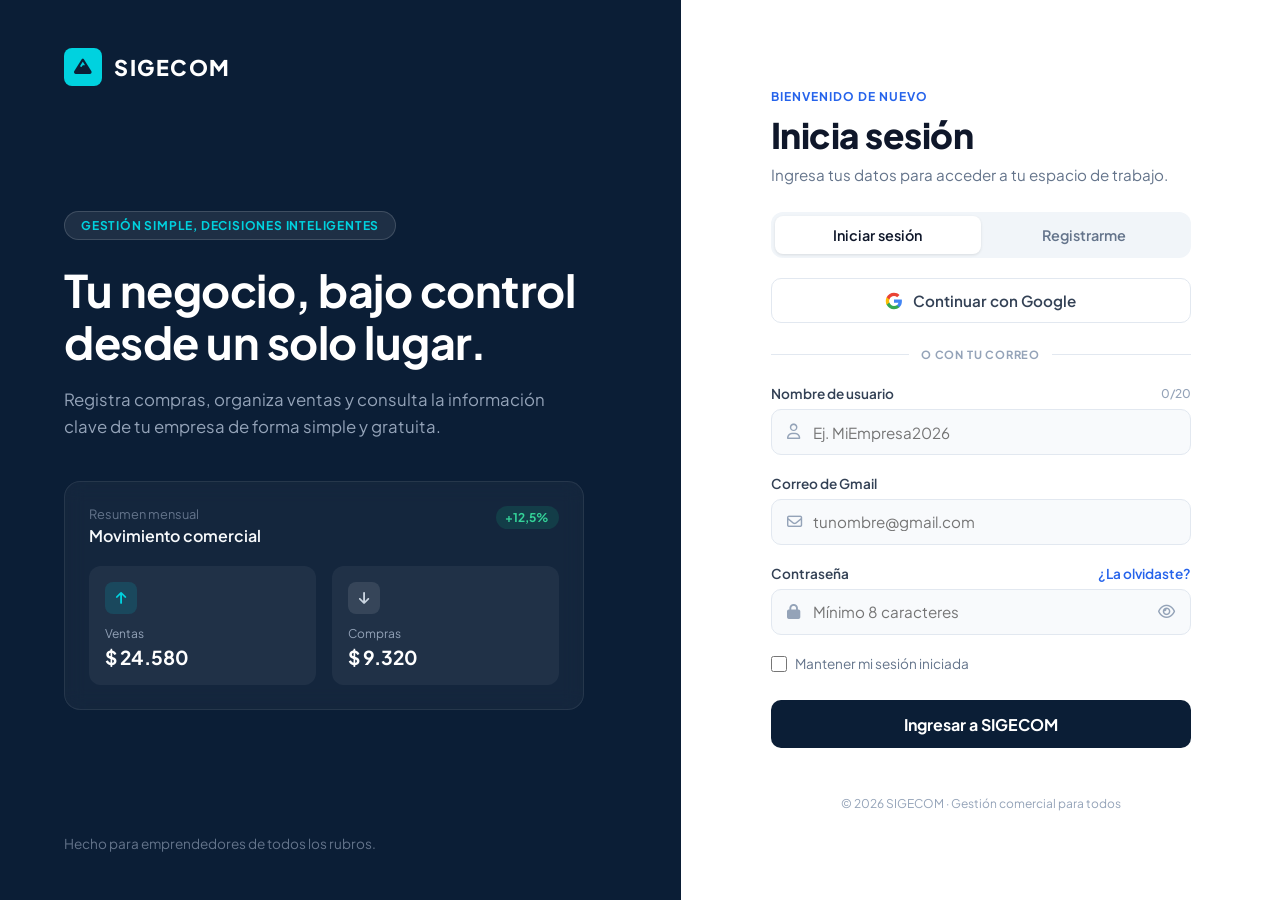
<file: index.html>
<!DOCTYPE html>
<html lang="es">
<head>
  <meta charset="UTF-8">
  <meta name="viewport" content="width=device-width, initial-scale=1.0">
  <title>SIGECOM - Gestión Comercial</title>
  <link rel="preconnect" href="https://fonts.googleapis.com">
  <link rel="preconnect" href="https://fonts.gstatic.com" crossorigin>
  <link href="https://fonts.googleapis.com/css2?family=Plus+Jakarta+Sans:wght@400;500;600;700;800&display=swap" rel="stylesheet">
  <link rel="stylesheet" href="https://cdnjs.cloudflare.com/ajax/libs/font-awesome/6.4.0/css/all.min.css">
  <link rel="stylesheet" href="styles.css">
</head>
<body>

  <div class="login-container">
    
    <!-- LADO IZQUIERDO: Branding & Resumen -->
    <section class="left-panel">
      <div class="brand">
        <div class="brand-icon">
          <i class="fa-solid fa-mountain"></i>
        </div>
        <span class="brand-title">SIGECOM</span>
      </div>

      <div class="hero-content">
        <div class="badge">GESTIÓN SIMPLE, DECISIONES INTELIGENTES</div>
        <h1 class="hero-title">Tu negocio, bajo control desde un solo lugar.</h1>
        <p class="hero-description">
          Registra compras, organiza ventas y consulta la información clave de tu empresa de forma simple y gratuita.
        </p>

        <div class="preview-card">
          <div class="card-header">
            <div>
              <span class="card-subtitle">Resumen mensual</span>
              <h3 class="card-title">Movimiento comercial</h3>
            </div>
            <span class="badge-percentage">+12,5%</span>
          </div>

          <div class="metrics-grid">
            <div class="metric-box">
              <div class="metric-icon icon-up">
                <i class="fa-solid fa-arrow-up"></i>
              </div>
              <span class="metric-label">Ventas</span>
              <span class="metric-value">$ 24.580</span>
            </div>

            <div class="metric-box">
              <div class="metric-icon icon-down">
                <i class="fa-solid fa-arrow-down"></i>
              </div>
              <span class="metric-label">Compras</span>
              <span class="metric-value">$ 9.320</span>
            </div>
          </div>
        </div>
      </div>

      <footer class="left-footer">
        Hecho para emprendedores de todos los rubros.
      </footer>
    </section>

    <!-- LADO DERECHO: Formulario Dinámico -->
    <section class="right-panel">
      <div class="form-wrapper">
        <span id="auth-subheading" class="subheading">BIENVENIDO DE NUEVO</span>
        <h2 id="auth-title" class="form-title">Inicia sesión</h2>
        <p id="auth-description" class="form-description">Ingresa tus datos para acceder a tu espacio de trabajo.</p>

        <!-- Toggle Tabs -->
        <div class="tab-switcher">
          <button id="btn-tab-login" class="tab-btn active" type="button">Iniciar sesión</button>
          <button id="btn-tab-register" class="tab-btn" type="button">Registrarme</button>
        </div>

        <!-- Botón Google -->
        <button class="btn-google" type="button">
          <svg class="google-icon" viewBox="0 0 24 24">
            <path fill="#4285F4" d="M22.56 12.25c0-.78-.07-1.53-.2-2.25H12v4.26h5.92c-.26 1.37-1.04 2.53-2.21 3.31v2.77h3.57c2.08-1.92 3.28-4.74 3.28-8.09z"/>
            <path fill="#34A853" d="M12 23c2.97 0 5.46-.98 7.28-2.66l-3.57-2.77c-.98.66-2.23 1.06-3.71 1.06-2.86 0-5.29-1.93-6.16-4.53H2.18v2.84C3.99 20.53 7.7 23 12 23z"/>
            <path fill="#FBBC05" d="M5.84 14.09c-.22-.66-.35-1.36-.35-2.09s.13-1.43.35-2.09V7.06H2.18C1.43 8.55 1 10.22 1 12s.43 3.45 1.18 4.94l2.85-2.22.81-.63z"/>
            <path fill="#EA4335" d="M12 5.38c1.62 0 3.06.56 4.21 1.64l3.15-3.15C17.45 2.09 14.97 1 12 1 7.7 1 3.99 3.47 2.18 7.06l3.66 2.84c.87-2.6 3.3-4.52 6.16-4.52z"/>
          </svg>
          Continuar con Google
        </button>

        <div class="divider">
          <span>O CON TU CORREO</span>
        </div>

        <!-- Formulario principal -->
        <form id="auth-form" class="login-form">

          <!-- Campo Nombre de usuario -->
          <div class="input-group" id="group-username">
            <div class="label-wrapper">
              <label for="username">Nombre de usuario</label>
              <span id="username-counter" class="char-counter">0/20</span>
            </div>
            <div class="input-wrapper">
              <i class="fa-regular fa-user input-icon"></i>
              <input type="text" id="username" placeholder="Ej. MiEmpresa2026" maxlength="20" required autocomplete="off">
            </div>
            <span id="username-helper" class="helper-text">Solo letras y números, sin espacios.</span>
          </div>

          <!-- Campo Correo -->
          <div class="input-group">
            <label for="email">Correo de Gmail</label>
            <div class="input-wrapper">
              <i class="fa-regular fa-envelope input-icon"></i>
              <input type="email" id="email" placeholder="tunombre@gmail.com" required>
            </div>
          </div>

          <!-- Campo Contraseña -->
          <div class="input-group">
            <div class="label-wrapper">
              <label for="password">Contraseña</label>
              <a href="#" id="forgot-link" class="forgot-link">¿La olvidaste?</a>
            </div>
            <div class="input-wrapper">
              <i class="fa-solid fa-lock input-icon"></i>
              <input type="password" id="password" placeholder="Mínimo 8 caracteres" required minlength="8">
              <i class="fa-regular fa-eye toggle-password" id="toggle-pwd"></i>
            </div>
            <span id="pwd-helper" class="helper-text" style="display: none;">Usa 8 caracteres o más para mayor seguridad.</span>
          </div>

          <!-- Campo Confirmar Contraseña (Solo Registro) -->
          <div class="input-group" id="group-confirm-password" style="display: none;">
            <label for="confirm-password">Confirmar contraseña</label>
            <div class="input-wrapper">
              <i class="fa-solid fa-lock input-icon"></i>
              <input type="password" id="confirm-password" placeholder="Repite tu contraseña">
            </div>
          </div>

          <!-- Checkbox dinámico -->
          <div class="checkbox-group">
            <input type="checkbox" id="terms-checkbox">
            <label for="terms-checkbox" id="terms-label">Mantener mi sesión iniciada</label>
          </div>

          <button type="submit" id="btn-submit" class="btn-submit">Ingresar a SIGECOM</button>
        </form>

        <footer class="right-footer">
          © 2026 SIGECOM · Gestión comercial para todos
        </footer>
      </div>
    </section>

  </div>

  <script src="app.js"></script>
</body>
</html>
</file>
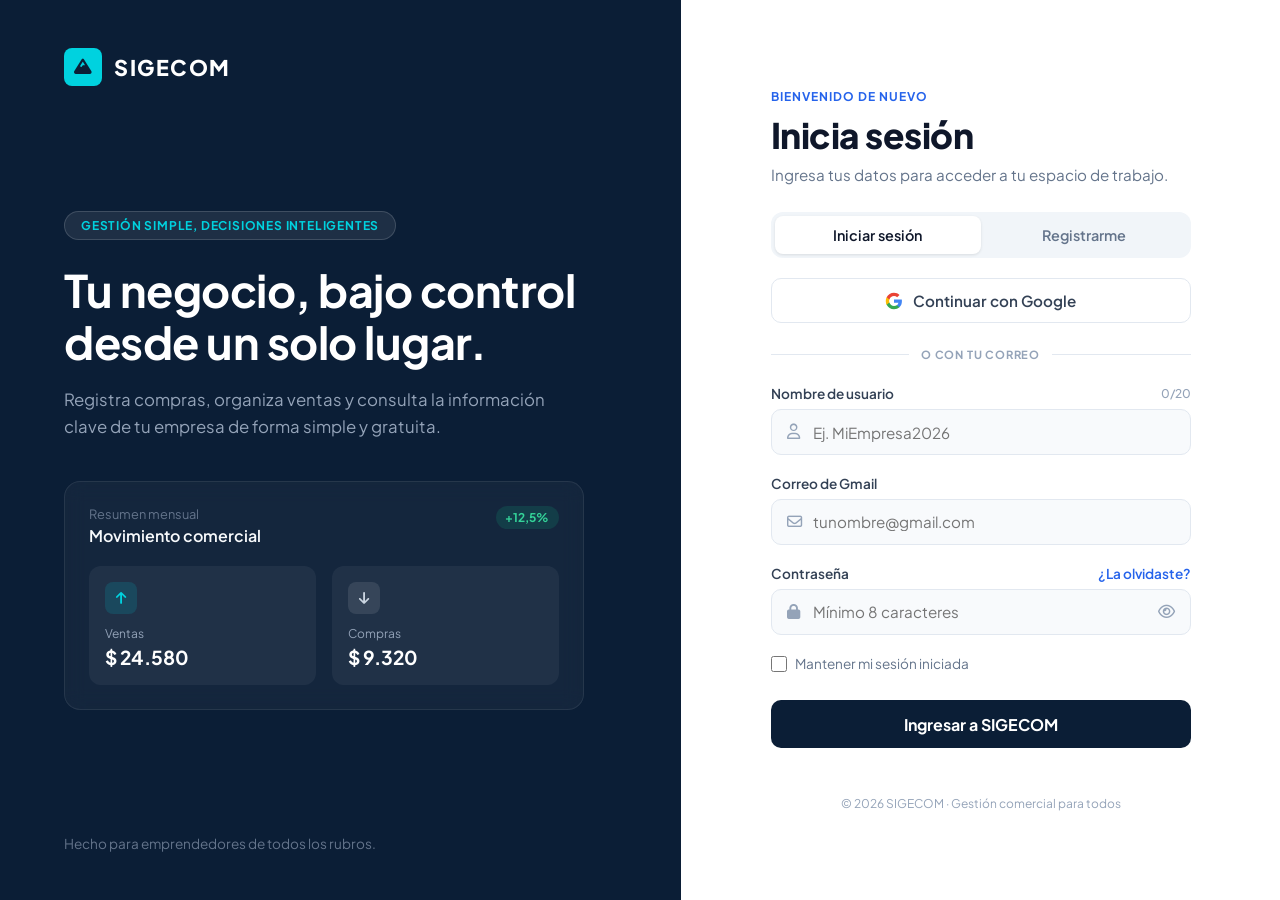
<file: dashboard.html>
<!DOCTYPE html>
<html lang="es">
<head>
  <meta charset="UTF-8">
  <meta name="viewport" content="width=device-width, initial-scale=1.0">
  <title>SIGECOM - Panel General</title>
  <link rel="preconnect" href="https://fonts.googleapis.com">
  <link rel="preconnect" href="https://fonts.gstatic.com" crossorigin>
  <link href="https://fonts.googleapis.com/css2?family=Plus+Jakarta+Sans:wght@400;500;600;700;800&display=swap" rel="stylesheet">
  <link rel="stylesheet" href="https://cdnjs.cloudflare.com/ajax/libs/font-awesome/6.4.0/css/all.min.css">
  <link rel="stylesheet" href="dashboard.css">
</head>
<body>

  <div class="app-container">
    
    <!-- BARRA LATERAL (SIDEBAR) -->
    <aside class="sidebar">
      <div class="sidebar-top">
        <div class="brand">
          <div class="brand-icon">
            <i class="fa-solid fa-mountain"></i>
          </div>
          <span class="brand-title">SIGECOM</span>
        </div>

        <div class="nav-section">
          <span class="nav-category">ESPACIO DE TRABAJO</span>
          <nav class="nav-menu">
            <a href="#" class="nav-item active" data-section="inicio">
              <i class="fa-solid fa-table-cells-large"></i> Inicio
            </a>
            <a href="#" class="nav-item" data-section="clientes">
              <i class="fa-solid fa-users"></i> Panel de Clientes
            </a>
            <a href="#" class="nav-item" data-section="proveedores">
              <i class="fa-solid fa-truck-field"></i> Panel de Proveedores
            </a>
            <a href="#" class="nav-item" data-section="productos">
              <i class="fa-solid fa-box"></i> Productos
            </a>
            <a href="#" class="nav-item" data-section="compras">
              <i class="fa-solid fa-cart-shopping"></i> Compras
            </a>
            <a href="#" class="nav-item" data-section="ventas">
              <i class="fa-solid fa-chart-line"></i> Ventas
            </a>
            <a href="#" class="nav-item" data-section="movimientos">
              <i class="fa-solid fa-right-left"></i> Movimientos
            </a>
            <a href="#" class="nav-item" data-section="reportes">
              <i class="fa-solid fa-chart-pie"></i> Reportes
            </a>
          </nav>
        </div>
      </div>

      <div class="sidebar-bottom">
        <div class="plan-card">
          <div class="plan-icon">
            <i class="fa-solid fa-scale-balanced"></i>
          </div>
          <div class="plan-info">
            <h4>Plan gratuito</h4>
            <p>Todas las funciones esenciales para comenzar.</p>
          </div>
        </div>

        <div class="plan-card premium-card">
          <div class="plan-icon premium-icon">
            <i class="fa-solid fa-star"></i>
          </div>
          <div class="plan-info">
            <h4>Plan premium</h4>
            <p>Almacenamiento ilimitado en el sistema.</p>
          </div>
        </div>

        <button id="btn-logout" class="logout-btn">
          <i class="fa-solid fa-arrow-right-from-bracket"></i> Cerrar sesión
        </button>
      </div>
    </aside>

    <!-- CONTENIDO PRINCIPAL -->
    <main class="main-content">
      
      <!-- TOPBAR -->
      <header class="topbar">
        <div class="search-box">
          <i class="fa-solid fa-magnifying-glass"></i>
          <input type="text" placeholder="Buscar movimientos o SKU...">
        </div>

        <div class="user-profile-area">
          <div class="notifications-wrapper">
            <button id="btn-notifications" class="notification-btn" type="button">
              <i class="fa-regular fa-bell"></i>
              <span class="notification-badge-dot"></span>
            </button>

            <!-- Popover de Alertas -->
            <div id="alerts-popover" class="alerts-popover" style="display: none;">
              <div class="alerts-header">
                <div>
                  <h3 class="alerts-title">Alertas</h3>
                  <span class="alerts-subtitle">3 notificaciones importantes</span>
                </div>
                <button id="btn-minimize-alerts" class="minimize-btn" title="Minimizar">
                  <i class="fa-solid fa-minus"></i>
                </button>
              </div>

              <div class="alerts-list">
                <div class="alert-item alert-warning">
                  <div class="alert-icon"><i class="fa-solid fa-triangle-exclamation"></i></div>
                  <div class="alert-content">
                    <span class="alert-item-title">Stock por agotarse</span>
                    <p class="alert-item-desc">3 productos están por debajo del mínimo.</p>
                  </div>
                </div>

                <div class="alert-item alert-danger">
                  <div class="alert-icon"><i class="fa-regular fa-clock"></i></div>
                  <div class="alert-content">
                    <span class="alert-item-title">Cobro pendiente</span>
                    <p class="alert-item-desc">Una venta vence hoy a las 18:00.</p>
                  </div>
                </div>

                <div class="alert-item alert-info">
                  <div class="alert-icon"><i class="fa-solid fa-chart-column"></i></div>
                  <div class="alert-content">
                    <span class="alert-item-title">Resumen semanal listo</span>
                    <p class="alert-item-desc">Tu reporte de actividad ya está disponible.</p>
                  </div>
                </div>
              </div>
            </div>
          </div>

          <div class="user-pill">
            <div id="user-avatar" class="user-avatar">US</div>
            <div class="user-meta">
              <span id="display-username" class="user-name">Usuario</span>
              <span class="user-role">Administrador</span>
            </div>
          </div>
        </div>
      </header>

      <!-- SECCIÓN DINÁMICA DE CONTENIDO -->
      <section class="dashboard-body">
        <div class="content-header">
          <div>
            <span class="section-tag" id="view-tag">Panel comercial</span>
            <h1 id="view-title">Inicio</h1>
            <p id="view-desc">Consulta el rendimiento de tu negocio en tiempo real.</p>
          </div>
          <button id="btn-open-modal" class="btn-primary">
            <i class="fa-solid fa-plus"></i> Nuevo movimiento
          </button>
        </div>

        <!-- CONTENEDOR VISTA: INICIO -->
        <div id="view-container-inicio" class="view-content">
          <div class="balance-card">
            <div class="balance-card-header">
              <h3>Balance del mes</h3>
              <button class="card-icon-btn"><i class="fa-solid fa-chart-column"></i></button>
            </div>

            <div class="profit-section">
              <span class="profit-label">Ganancia estimada</span>
              <h2 class="profit-value">$ 10.340</h2>
            </div>

            <div class="progress-stats">
              <div class="stat-row">
                <div class="stat-info">
                  <span>Ingresos</span>
                  <span class="stat-num">$ 13.680</span>
                </div>
                <div class="progress-bar-bg">
                  <div class="progress-bar-fill fill-income" style="width: 75%;"></div>
                </div>
              </div>

              <div class="stat-row">
                <div class="stat-info">
                  <span>Egresos</span>
                  <span class="stat-num">$ 3.340</span>
                </div>
                <div class="progress-bar-bg">
                  <div class="progress-bar-fill fill-expense" style="width: 30%;"></div>
                </div>
              </div>
            </div>

            <div class="balance-footer-alert">
              <p>Tu balance creció un 18,1% respecto al período anterior.</p>
            </div>
          </div>
        </div>

        <!-- CONTENEDOR GENÉRICO PARA TABLAS -->
        <div id="view-container-generic" class="view-content" style="display: none;">
          <div class="table-card">
            <div class="table-header">
              <h3 id="table-title">Registros</h3>
              <span class="record-count" id="record-count">0 registros guardados</span>
            </div>
            <div class="table-responsive">
              <table class="data-table">
                <thead>
                  <tr id="table-head-row">
                    <!-- Dinámico por JS -->
                  </tr>
                </thead>
                <tbody id="table-body">
                  <!-- Dinámico por JS -->
                </tbody>
              </table>
            </div>
          </div>
        </div>

      </section>

    </main>

  </div>

  <!-- MODAL: NUEVO MOVIMIENTO -->
  <div id="modal-overlay" class="modal-overlay" style="display: none;">
    <div class="modal-card modal-large">
      <div class="modal-header">
        <div>
          <span class="modal-subtitle">Registro</span>
          <h2 class="modal-title">Nuevo movimiento</h2>
        </div>
        <button id="btn-close-modal" class="modal-close-btn">&times;</button>
      </div>

      <form id="movement-form">
        <!-- Selector de Pestañas -->
        <div class="form-group">
          <label class="input-label">Tipo de registro</label>
          <div class="movement-type-tabs">
            <button type="button" class="type-btn active" data-type="Cliente">Cliente</button>
            <button type="button" class="type-btn" data-type="Proveedor">Proveedor</button>
            <button type="button" class="type-btn" data-type="Producto">Producto</button>
            <button type="button" class="type-btn" data-type="Compra">Compra</button>
            <button type="button" class="type-btn" data-type="Venta">Venta</button>
            <button type="button" class="type-btn" data-type="Reporte">Reporte</button>
          </div>
        </div>

        <!-- FORMULARIO CLIENTE -->
        <div id="form-fields-cliente" class="dynamic-form-section">
          <div class="form-group">
            <label class="input-label">Nombre del cliente *</label>
            <input type="text" id="cli-nombre" class="modal-input" placeholder="Ej. María González / Modas Sur" required>
          </div>
          <div class="form-group">
            <label class="input-label">Tipo de cliente *</label>
            <select id="cli-tipo" class="modal-input" required>
              <option value="Consumidor final">Consumidor final</option>
              <option value="Comercio mayorista">Comercio mayorista</option>
              <option value="Empresa">Empresa</option>
            </select>
          </div>
          <div class="form-row">
            <div class="form-group flex-1">
              <label class="input-label">Teléfono (para envíos)</label>
              <input type="tel" id="cli-telefono" class="modal-input" placeholder="Ej. +54 381 123456">
            </div>
            <div class="form-group flex-1">
              <label class="input-label">Dirección (para envíos)</label>
              <input type="text" id="cli-direccion" class="modal-input" placeholder="Ej. Av. San Martín 450">
            </div>
          </div>
        </div>

        <!-- FORMULARIO PROVEEDOR -->
        <div id="form-fields-proveedor" class="dynamic-form-section" style="display: none;">
          <div class="form-group">
            <label class="input-label">Nombre / Razón social *</label>
            <input type="text" id="prov-nombre" class="modal-input" placeholder="Ej. Distribuidora Textil S.A.">
          </div>
          <div class="form-row">
            <div class="form-group flex-1">
              <label class="input-label">Rubro / Insumo</label>
              <input type="text" id="prov-rubro" class="modal-input" placeholder="Ej. Telas de algodón, hilos">
            </div>
            <div class="form-group flex-1">
              <label class="input-label">Teléfono de contacto</label>
              <input type="tel" id="prov-telefono" class="modal-input" placeholder="Ej. +54 11 98765432">
            </div>
          </div>
        </div>

        <!-- FORMULARIO PRODUCTO -->
        <div id="form-fields-producto" class="dynamic-form-section" style="display: none;">
          <div class="form-row">
            <div class="form-group flex-2">
              <label class="input-label">Nombre del Producto *</label>
              <input type="text" id="prod-nombre" class="modal-input" placeholder="Ej. Remera Algodón Estampada">
            </div>
            <div class="form-group flex-1">
              <label class="input-label">Código SKU *</label>
              <input type="text" id="prod-sku" class="modal-input" placeholder="Ej. REM-ALG-001">
            </div>
          </div>

          <div class="form-row">
            <div class="form-group flex-1">
              <label class="input-label">Categoría</label>
              <input type="text" id="prod-categoria" class="modal-input" placeholder="Textil, Alimento, Utilería, etc.">
            </div>
            <div class="form-group flex-1">
              <label class="input-label">Fecha de vencimiento</label>
              <input type="date" id="prod-vencimiento" class="modal-input">
            </div>
          </div>

          <div class="form-group">
            <label class="input-label">Tipo de movimiento</label>
            <select id="prod-movimiento" class="modal-input">
              <option value="Nuevo ingreso">Nuevo ingreso</option>
              <option value="Reposición de stock">Reposición de stock</option>
            </select>
          </div>

          <div class="form-group">
            <label class="input-label">Precio de compra TOTAL ($)</label>
            <input type="number" id="prod-precio-compra-total" class="modal-input" placeholder="Monto total de todas las unidades compradas" step="0.01">
          </div>

          <div class="form-row">
            <div class="form-group flex-1">
              <label class="input-label">Precio de compra POR UNIDAD ($)</label>
              <input type="number" id="prod-precio-compra-unidad" class="modal-input" placeholder="0.00" step="0.01">
            </div>
            <div class="form-group flex-1">
              <label class="input-label">Precio de venta POR UNIDAD ($)</label>
              <input type="number" id="prod-precio-venta-unidad" class="modal-input" placeholder="0.00" step="0.01">
            </div>
          </div>

          <div class="form-row">
            <div class="form-group flex-1">
              <label class="input-label">Stock ingresado</label>
              <input type="number" id="prod-stock" class="modal-input" placeholder="0" min="0">
            </div>
            <div class="form-group flex-1">
              <label class="input-label">Stock mínimo de alerta</label>
              <input type="number" id="prod-stock-minimo" class="modal-input" placeholder="0" min="0">
            </div>
          </div>
        </div>

        <!-- FORMULARIO GENÉRICO (Compras, Ventas, Reportes) -->
        <div id="form-fields-generico" class="dynamic-form-section" style="display: none;">
          <div class="form-group">
            <label id="lbl-generico" class="input-label">Descripción</label>
            <input type="text" id="input-generico-detalle" class="modal-input" placeholder="Detalle del movimiento">
          </div>
          <div class="form-group" id="group-generico-monto">
            <label class="input-label">Monto ($)</label>
            <input type="number" id="input-generico-monto" class="modal-input" placeholder="0.00" step="0.01">
          </div>
        </div>

        <div class="modal-actions">
          <button type="button" id="btn-cancel-modal" class="btn-secondary">Cancelar</button>
          <button type="submit" class="btn-submit-modal">Guardar</button>
        </div>
      </form>
    </div>
  </div>

  <script src="dashboard.js"></script>
</body>
</html>
</file>
<file: styles.css>
/* RESET & GENERAL STYLES */
* {
  margin: 0;
  padding: 0;
  box-sizing: border-box;
  font-family: 'Plus Jakarta Sans', -apple-system, BlinkMacSystemFont, sans-serif;
}

body {
  background-color: #f8fafc;
  min-height: 100vh;
  display: flex;
  color: #1e293b;
}

.login-container {
  display: flex;
  width: 100%;
  min-height: 100vh;
}

/* LEFT PANEL (DARK BRANDING) */
.left-panel {
  flex: 1.1;
  background-color: #0b1e36;
  color: #ffffff;
  padding: 3rem 4rem;
  display: flex;
  flex-direction: column;
  justify-content: space-between;
  position: relative;
}

.brand {
  display: flex;
  align-items: center;
  gap: 0.75rem;
}

.brand-icon {
  background-color: #00d2df;
  color: #0b1e36;
  width: 38px;
  height: 38px;
  border-radius: 8px;
  display: flex;
  align-items: center;
  justify-content: center;
  font-size: 1.1rem;
}

.brand-title {
  font-size: 1.35rem;
  font-weight: 800;
  letter-spacing: 1.5px;
}

.hero-content {
  max-width: 520px;
  margin: auto 0;
}

.badge {
  display: inline-block;
  background-color: rgba(255, 255, 255, 0.08);
  border: 1px solid rgba(255, 255, 255, 0.15);
  color: #00d2df;
  font-size: 0.75rem;
  font-weight: 700;
  padding: 0.4rem 1rem;
  border-radius: 20px;
  letter-spacing: 0.8px;
  margin-bottom: 1.5rem;
}

.hero-title {
  font-size: 2.8rem;
  font-weight: 700;
  line-height: 1.15;
  margin-bottom: 1.25rem;
  letter-spacing: -0.5px;
}

.hero-description {
  color: #94a3b8;
  font-size: 1.05rem;
  line-height: 1.6;
  margin-bottom: 2.5rem;
}

/* WIDGET PREVIEW */
.preview-card {
  background: rgba(255, 255, 255, 0.04);
  border: 1px solid rgba(255, 255, 255, 0.08);
  border-radius: 16px;
  padding: 1.5rem;
  backdrop-filter: blur(10px);
}

.card-header {
  display: flex;
  justify-content: space-between;
  align-items: flex-start;
  margin-bottom: 1.25rem;
}

.card-subtitle {
  color: #64748b;
  font-size: 0.8rem;
  display: block;
  margin-bottom: 0.2rem;
}

.card-title {
  font-size: 1rem;
  font-weight: 600;
  color: #f8fafc;
}

.badge-percentage {
  background-color: rgba(16, 185, 129, 0.15);
  color: #34d399;
  font-size: 0.75rem;
  font-weight: 700;
  padding: 0.25rem 0.6rem;
  border-radius: 12px;
}

.metrics-grid {
  display: grid;
  grid-template-columns: 1fr 1fr;
  gap: 1rem;
}

.metric-box {
  background-color: rgba(255, 255, 255, 0.05);
  border-radius: 12px;
  padding: 1rem;
  display: flex;
  flex-direction: column;
}

.metric-icon {
  width: 32px;
  height: 32px;
  border-radius: 8px;
  display: flex;
  align-items: center;
  justify-content: center;
  font-size: 0.85rem;
  margin-bottom: 0.75rem;
}

.icon-up {
  background-color: rgba(0, 210, 223, 0.15);
  color: #00d2df;
}

.icon-down {
  background-color: rgba(255, 255, 255, 0.1);
  color: #cbd5e1;
}

.metric-label {
  color: #94a3b8;
  font-size: 0.75rem;
  margin-bottom: 0.25rem;
}

.metric-value {
  font-size: 1.2rem;
  font-weight: 700;
  color: #ffffff;
}

.left-footer {
  color: #64748b;
  font-size: 0.85rem;
}


/* RIGHT PANEL (FORM) */
.right-panel {
  flex: 1;
  background-color: #ffffff;
  display: flex;
  align-items: center;
  justify-content: center;
  padding: 3rem;
}

.form-wrapper {
  width: 100%;
  max-width: 420px;
}

.subheading {
  color: #2563eb;
  font-size: 0.75rem;
  font-weight: 700;
  letter-spacing: 1px;
  display: block;
  margin-bottom: 0.5rem;
}

.form-title {
  font-size: 2.2rem;
  font-weight: 800;
  color: #0f172a;
  margin-bottom: 0.5rem;
  letter-spacing: -0.5px;
}

.form-description {
  color: #64748b;
  font-size: 0.95rem;
  margin-bottom: 1.75rem;
}

/* TABS */
.tab-switcher {
  background-color: #f1f5f9;
  padding: 4px;
  border-radius: 12px;
  display: flex;
  margin-bottom: 1.25rem;
}

.tab-btn {
  flex: 1;
  padding: 0.65rem;
  border: none;
  background: transparent;
  color: #64748b;
  font-weight: 600;
  font-size: 0.9rem;
  border-radius: 8px;
  cursor: pointer;
  transition: all 0.2s ease;
}

.tab-btn.active {
  background-color: #ffffff;
  color: #0f172a;
  box-shadow: 0 1px 3px rgba(0, 0, 0, 0.1);
}

/* GOOGLE BUTTON */
.btn-google {
  width: 100%;
  padding: 0.75rem;
  border: 1px solid #e2e8f0;
  background-color: #ffffff;
  border-radius: 10px;
  display: flex;
  align-items: center;
  justify-content: center;
  gap: 0.6rem;
  font-weight: 600;
  color: #334155;
  font-size: 0.95rem;
  cursor: pointer;
  transition: background-color 0.2s;
}

.btn-google:hover {
  background-color: #f8fafc;
}

.google-icon {
  width: 18px;
  height: 18px;
}

/* DIVIDER */
.divider {
  display: flex;
  align-items: center;
  text-align: center;
  margin: 1.5rem 0;
  color: #94a3b8;
}

.divider::before,
.divider::after {
  content: '';
  flex: 1;
  border-bottom: 1px solid #e2e8f0;
}

.divider span {
  padding: 0 0.75rem;
  font-size: 0.7rem;
  font-weight: 700;
  letter-spacing: 0.8px;
}

/* INPUTS */
.login-form {
  display: flex;
  flex-direction: column;
  gap: 1.25rem;
}

.input-group {
  display: flex;
  flex-direction: column;
  gap: 0.4rem;
}

.input-group label {
  font-size: 0.85rem;
  font-weight: 600;
  color: #334155;
}

.label-wrapper {
  display: flex;
  justify-content: space-between;
  align-items: center;
}

.forgot-link {
  font-size: 0.85rem;
  color: #2563eb;
  text-decoration: none;
  font-weight: 600;
}

.forgot-link:hover {
  text-decoration: underline;
}

.input-wrapper {
  position: relative;
  display: flex;
  align-items: center;
}

.input-wrapper input {
  width: 100%;
  padding: 0.8rem 1rem 0.8rem 2.6rem;
  border: 1px solid #e2e8f0;
  background-color: #f8fafc;
  border-radius: 10px;
  font-size: 0.95rem;
  color: #0f172a;
  outline: none;
  transition: all 0.2s;
}

.input-wrapper input:focus {
  border-color: #2563eb;
  background-color: #ffffff;
  box-shadow: 0 0 0 3px rgba(37, 99, 235, 0.1);
}

.input-icon {
  position: absolute;
  left: 1rem;
  color: #94a3b8;
  font-size: 0.95rem;
}

.toggle-password {
  position: absolute;
  right: 1rem;
  color: #94a3b8;
  cursor: pointer;
  font-size: 0.95rem;
}

/* CHECKBOX */
.checkbox-group {
  display: flex;
  align-items: center;
  gap: 0.5rem;
}

.checkbox-group input {
  width: 16px;
  height: 16px;
  accent-color: #0b1e36;
  cursor: pointer;
}

.checkbox-group label {
  font-size: 0.85rem;
  color: #64748b;
  cursor: pointer;
}

/* SUBMIT BUTTON */
.btn-submit {
  width: 100%;
  padding: 0.85rem;
  background-color: #0b1e36;
  color: #ffffff;
  border: none;
  border-radius: 10px;
  font-size: 1rem;
  font-weight: 700;
  cursor: pointer;
  transition: background-color 0.2s;
  margin-top: 0.5rem;
}

.btn-submit:hover {
  background-color: #152e4d;
}

.right-footer {
  margin-top: 3rem;
  text-align: center;
  font-size: 0.75rem;
  color: #94a3b8;
}

/* RESPONSIVE */
@media (max-width: 900px) {
  .left-panel {
    display: none;
  }
}

.helper-text {
  font-size: 0.75rem;
  color: #64748b;
  margin-top: 0.2rem;
}

.char-counter {
  font-size: 0.75rem;
  color: #94a3b8;
  font-weight: 500;
}

.helper-text {
  font-size: 0.75rem;
  color: #64748b;
  margin-top: 0.2rem;
}
</file>
<file: dashboard.css>
/* RESET & FUENTES GENERALES */
* {
  margin: 0;
  padding: 0;
  box-sizing: border-box;
  font-family: 'Plus Jakarta Sans', -apple-system, BlinkMacSystemFont, sans-serif;
}

body {
  background-color: #f8fafc;
  color: #1e293b;
  min-height: 100vh;
}

.app-container {
  display: flex;
  min-height: 100vh;
}

/* ==========================================================================
   SIDEBAR (BARRA LATERAL)
   ========================================================================== */
.sidebar {
  width: 280px;
  background-color: #0b1e36;
  color: #ffffff;
  display: flex;
  flex-direction: column;
  justify-content: space-between;
  padding: 2rem 1.5rem;
  flex-shrink: 0;
}

.brand {
  display: flex;
  align-items: center;
  gap: 0.75rem;
  margin-bottom: 2.5rem;
}

.brand-icon {
  background-color: #00d2df;
  color: #0b1e36;
  width: 36px;
  height: 36px;
  border-radius: 8px;
  display: flex;
  align-items: center;
  justify-content: center;
  font-size: 1rem;
}

.brand-title {
  font-size: 1.25rem;
  font-weight: 800;
  letter-spacing: 1px;
}

.nav-category {
  font-size: 0.7rem;
  font-weight: 700;
  color: #64748b;
  letter-spacing: 0.8px;
  display: block;
  margin-bottom: 0.75rem;
}

.nav-menu {
  display: flex;
  flex-direction: column;
  gap: 0.3rem;
}

.nav-item {
  display: flex;
  align-items: center;
  gap: 0.85rem;
  padding: 0.75rem 1rem;
  color: #94a3b8;
  text-decoration: none;
  font-size: 0.95rem;
  font-weight: 600;
  border-radius: 10px;
  transition: all 0.2s ease;
}

.nav-item:hover, 
.nav-item.active {
  background-color: rgba(255, 255, 255, 0.08);
  color: #ffffff;
}

.nav-item.active {
  position: relative;
}

.nav-item.active::after {
  content: '';
  position: absolute;
  right: 1rem;
  width: 6px;
  height: 6px;
  background-color: #00d2df;
  border-radius: 50%;
}

/* CARDS DE PLANES Y LOGOUT */
.sidebar-bottom {
  display: flex;
  flex-direction: column;
  gap: 0.85rem;
}

.plan-card {
  background-color: rgba(255, 255, 255, 0.04);
  border: 1px solid rgba(255, 255, 255, 0.08);
  border-radius: 14px;
  padding: 0.85rem;
  display: flex;
  gap: 0.75rem;
  align-items: center;
}

.plan-icon {
  background-color: rgba(0, 210, 223, 0.15);
  color: #00d2df;
  width: 32px;
  height: 32px;
  border-radius: 8px;
  display: flex;
  align-items: center;
  justify-content: center;
  font-size: 0.85rem;
  flex-shrink: 0;
}

.premium-card {
  background-color: rgba(0, 210, 223, 0.08);
  border-color: rgba(0, 210, 223, 0.2);
}

.premium-icon {
  background-color: #00d2df;
  color: #0b1e36;
}

.plan-info h4 {
  font-size: 0.82rem;
  font-weight: 700;
  color: #ffffff;
  margin-bottom: 0.1rem;
}

.plan-info p {
  font-size: 0.7rem;
  color: #94a3b8;
  line-height: 1.3;
}

.logout-btn {
  background: transparent;
  border: none;
  color: #94a3b8;
  font-size: 0.9rem;
  font-weight: 600;
  display: flex;
  align-items: center;
  gap: 0.75rem;
  cursor: pointer;
  padding: 0.5rem 0;
  margin-top: 0.5rem;
  transition: color 0.2s;
}

.logout-btn:hover {
  color: #ef4444;
}

/* ==========================================================================
   MAIN CONTENT & TOPBAR
   ========================================================================== */
.main-content {
  flex: 1;
  display: flex;
  flex-direction: column;
  min-width: 0;
}

.topbar {
  height: 80px;
  background-color: #ffffff;
  border-bottom: 1px solid #e2e8f0;
  display: flex;
  align-items: center;
  justify-content: space-between;
  padding: 0 2.5rem;
  position: relative;
}

.search-box {
  position: relative;
  width: 320px;
}

.search-box i {
  position: absolute;
  left: 1rem;
  top: 50%;
  transform: translateY(-50%);
  color: #94a3b8;
  font-size: 0.9rem;
}

.search-box input {
  width: 100%;
  padding: 0.65rem 1rem 0.65rem 2.5rem;
  background-color: #f8fafc;
  border: 1px solid #e2e8f0;
  border-radius: 10px;
  font-size: 0.9rem;
  outline: none;
  transition: border-color 0.2s;
}

.search-box input:focus {
  border-color: #2563eb;
  background-color: #ffffff;
}

.user-profile-area {
  display: flex;
  align-items: center;
  gap: 1.25rem;
}

/* NOTIFICACIONES Y POPOVER DE ALERTAS */
.notifications-wrapper {
  position: relative;
}

.notification-btn {
  background: #f8fafc;
  border: 1px solid #e2e8f0;
  width: 42px;
  height: 42px;
  border-radius: 10px;
  display: flex;
  align-items: center;
  justify-content: center;
  color: #334155;
  font-size: 1.05rem;
  cursor: pointer;
  position: relative;
  transition: background-color 0.2s;
}

.notification-btn:hover {
  background-color: #f1f5f9;
}

.notification-badge-dot {
  position: absolute;
  top: 9px;
  right: 10px;
  width: 8px;
  height: 8px;
  background-color: #f97316;
  border-radius: 50%;
  border: 2px solid #ffffff;
}

.alerts-popover {
  position: absolute;
  top: 54px;
  right: 0;
  width: 340px;
  background: #ffffff;
  border-radius: 16px;
  box-shadow: 0 12px 30px rgba(15, 23, 42, 0.12);
  border: 1px solid #f1f5f9;
  padding: 1.25rem;
  z-index: 1000;
  animation: fadeIn 0.2s ease-out;
}

@keyframes fadeIn {
  from { opacity: 0; transform: translateY(-8px); }
  to { opacity: 1; transform: translateY(0); }
}

.alerts-header {
  display: flex;
  justify-content: space-between;
  align-items: flex-start;
  margin-bottom: 1rem;
}

.alerts-title {
  font-size: 1rem;
  font-weight: 700;
  color: #0f172a;
}

.alerts-subtitle {
  font-size: 0.75rem;
  color: #94a3b8;
}

.minimize-btn {
  background: #f1f5f9;
  border: none;
  width: 26px;
  height: 26px;
  border-radius: 6px;
  color: #64748b;
  cursor: pointer;
  display: flex;
  align-items: center;
  justify-content: center;
  font-size: 0.75rem;
}

.minimize-btn:hover {
  background-color: #e2e8f0;
  color: #0f172a;
}

.alerts-list {
  display: flex;
  flex-direction: column;
  gap: 0.75rem;
}

.alert-item {
  display: flex;
  align-items: flex-start;
  gap: 0.75rem;
  padding: 0.85rem;
  border-radius: 12px;
}

.alert-warning {
  background-color: #fff7ed;
}

.alert-warning .alert-icon {
  color: #f97316;
}

.alert-danger {
  background-color: #fef2f2;
}

.alert-danger .alert-icon {
  color: #ef4444;
}

.alert-info {
  background-color: #f0f9ff;
}

.alert-info .alert-icon {
  color: #0284c7;
}

.alert-icon {
  font-size: 1.1rem;
  margin-top: 0.1rem;
}

.alert-content {
  display: flex;
  flex-direction: column;
}

.alert-item-title {
  font-size: 0.85rem;
  font-weight: 700;
  color: #1e293b;
}

.alert-item-desc {
  font-size: 0.75rem;
  color: #64748b;
  margin-top: 0.1rem;
}

/* PILL DE PERFIL DE USUARIO */
.user-pill {
  display: flex;
  align-items: center;
  gap: 0.75rem;
}

.user-avatar {
  width: 40px;
  height: 40px;
  background-color: #dbeafe;
  color: #2563eb;
  border-radius: 10px;
  display: flex;
  align-items: center;
  justify-content: center;
  font-weight: 800;
  font-size: 0.9rem;
}

.user-meta {
  display: flex;
  flex-direction: column;
}

.user-name {
  font-size: 0.88rem;
  font-weight: 700;
  color: #0f172a;
}

.user-role {
  font-size: 0.75rem;
  color: #64748b;
}

/* ==========================================================================
   CUERPO PRINCIPAL (DASHBOARD BODY)
   ========================================================================== */
.dashboard-body {
  padding: 2.5rem;
}

.content-header {
  display: flex;
  justify-content: space-between;
  align-items: flex-start;
  margin-bottom: 2rem;
}

.section-tag {
  color: #2563eb;
  font-size: 0.75rem;
  font-weight: 700;
  letter-spacing: 0.8px;
  text-transform: uppercase;
  display: block;
  margin-bottom: 0.3rem;
}

.content-header h1 {
  font-size: 1.8rem;
  font-weight: 800;
  color: #0f172a;
  margin-bottom: 0.2rem;
}

.content-header p {
  color: #64748b;
  font-size: 0.95rem;
}

.btn-primary {
  background-color: #0b1e36;
  color: #ffffff;
  border: none;
  padding: 0.75rem 1.25rem;
  border-radius: 10px;
  font-weight: 700;
  font-size: 0.9rem;
  display: flex;
  align-items: center;
  gap: 0.5rem;
  cursor: pointer;
  transition: background-color 0.2s;
}

.btn-primary:hover {
  background-color: #152e4d;
}

/* BALANCE CARD (INICIO) */
.balance-card {
  background-color: #0b1e36;
  color: #ffffff;
  border-radius: 18px;
  padding: 2rem;
  max-width: 680px;
  box-shadow: 0 10px 25px -5px rgba(11, 30, 54, 0.15);
}

.balance-card-header {
  display: flex;
  justify-content: space-between;
  align-items: center;
  margin-bottom: 1.5rem;
}

.balance-card-header h3 {
  font-size: 1.05rem;
  font-weight: 600;
  color: #f8fafc;
}

.card-icon-btn {
  background: rgba(255, 255, 255, 0.08);
  border: none;
  color: #94a3b8;
  width: 32px;
  height: 32px;
  border-radius: 8px;
  display: flex;
  align-items: center;
  justify-content: center;
  cursor: pointer;
}

.profit-section {
  margin-bottom: 2rem;
}

.profit-label {
  color: #94a3b8;
  font-size: 0.85rem;
  display: block;
  margin-bottom: 0.25rem;
}

.profit-value {
  font-size: 2.5rem;
  font-weight: 800;
  letter-spacing: -0.5px;
}

.progress-stats {
  display: flex;
  flex-direction: column;
  gap: 1.25rem;
  margin-bottom: 1.75rem;
}

.stat-row {
  display: flex;
  flex-direction: column;
  gap: 0.4rem;
}

.stat-info {
  display: flex;
  justify-content: space-between;
  font-size: 0.85rem;
  color: #cbd5e1;
}

.stat-num {
  font-weight: 700;
  color: #ffffff;
}

.progress-bar-bg {
  width: 100%;
  height: 8px;
  background-color: rgba(255, 255, 255, 0.1);
  border-radius: 4px;
  overflow: hidden;
}

.progress-bar-fill {
  height: 100%;
  border-radius: 4px;
}

.fill-income {
  background-color: #00d2df;
}

.fill-expense {
  background-color: #2563eb;
}

.balance-footer-alert {
  background-color: rgba(255, 255, 255, 0.05);
  border: 1px solid rgba(255, 255, 255, 0.08);
  border-radius: 10px;
  padding: 0.85rem 1rem;
  font-size: 0.85rem;
  color: #34d399;
  font-weight: 500;
}

/* ==========================================================================
   TABLA DE REGISTROS DE SECCIONES Y MOVIMIENTOS
   ========================================================================== */
.table-card {
  background-color: #ffffff;
  border: 1px solid #e2e8f0;
  border-radius: 16px;
  padding: 1.5rem;
  box-shadow: 0 1px 3px rgba(0, 0, 0, 0.05);
}

.table-header {
  display: flex;
  justify-content: space-between;
  align-items: center;
  margin-bottom: 1rem;
}

.table-header h3 {
  font-size: 1.1rem;
  font-weight: 700;
  color: #0f172a;
}

.record-count {
  font-size: 0.8rem;
  color: #64748b;
}

.table-responsive {
  width: 100%;
  overflow-x: auto;
}

.data-table {
  width: 100%;
  border-collapse: collapse;
}

.data-table th, 
.data-table td {
  padding: 0.85rem 1rem;
  text-align: left;
  border-bottom: 1px solid #f1f5f9;
  font-size: 0.9rem;
}

.data-table th {
  color: #64748b;
  font-weight: 600;
  font-size: 0.8rem;
  text-transform: uppercase;
}

.data-table td {
  color: #1e293b;
}

.no-data {
  text-align: center;
  color: #94a3b8;
  padding: 2rem !important;
}

/* BADGES DE TIPO EN MOVIMIENTOS GENERALES */
.badge-type {
  display: inline-block;
  padding: 0.25rem 0.6rem;
  border-radius: 6px;
  font-size: 0.75rem;
  font-weight: 700;
}

.badge-cliente { background-color: #e0f2fe; color: #0369a1; }
.badge-proveedor { background-color: #fef3c7; color: #b45309; }
.badge-producto { background-color: #dcfce7; color: #15803d; }
.badge-compra { background-color: #fee2e2; color: #b91c1c; }
.badge-venta { background-color: #f3e8ff; color: #6b21a8; }
.badge-reporte { background-color: #f1f5f9; color: #475569; }

/* ==========================================================================
   MODAL: NUEVO MOVIMIENTO (FORMULARIOS CON ALTO CONTRASTE)
   ========================================================================== */
.modal-overlay {
  position: fixed;
  top: 0;
  left: 0;
  width: 100vw;
  height: 100vh;
  background-color: rgba(15, 23, 42, 0.5);
  backdrop-filter: blur(4px);
  display: flex;
  align-items: center;
  justify-content: center;
  z-index: 2000;
  animation: fadeIn 0.2s ease-out;
}

.modal-card {
  background: #ffffff;
  width: 100%;
  max-width: 480px;
  border-radius: 20px;
  padding: 2rem;
  box-shadow: 0 25px 50px -12px rgba(0, 0, 0, 0.25);
  max-height: 90vh;
  overflow-y: auto;
}

.modal-large {
  max-width: 620px;
}

.modal-header {
  display: flex;
  justify-content: space-between;
  align-items: flex-start;
  margin-bottom: 1.5rem;
}

.modal-subtitle {
  color: #2563eb;
  font-size: 0.75rem;
  font-weight: 700;
  text-transform: uppercase;
}

.modal-title {
  font-size: 1.5rem;
  font-weight: 800;
  color: #0f172a;
}

.modal-close-btn {
  background: #f1f5f9;
  border: none;
  width: 32px;
  height: 32px;
  border-radius: 50%;
  font-size: 1.2rem;
  color: #64748b;
  cursor: pointer;
  display: flex;
  align-items: center;
  justify-content: center;
}

.modal-close-btn:hover {
  background-color: #e2e8f0;
  color: #0f172a;
}

/* PESTAÑAS DE SELECCIÓN DE TIPO EN EL MODAL */
.movement-type-tabs {
  display: flex;
  background-color: #e2e8f0;
  padding: 4px;
  border-radius: 12px;
  gap: 3px;
  border: 1px solid #cbd5e1;
}

.type-btn {
  flex: 1;
  padding: 0.6rem 0.25rem;
  border: none;
  background: transparent;
  color: #475569;
  font-size: 0.82rem;
  font-weight: 700;
  border-radius: 8px;
  cursor: pointer;
  transition: all 0.2s;
  text-align: center;
}

.type-btn.active {
  background-color: #ffffff;
  color: #0b1e36;
  box-shadow: 0 2px 4px rgba(0, 0, 0, 0.12);
}

/* CAMPOS DE ENTRADA CON BORDES VISIBLES */
.form-group {
  margin-bottom: 1.25rem;
}

.input-label {
  display: block;
  font-size: 0.88rem;
  font-weight: 700;
  color: #0b1e36;
  margin-bottom: 0.4rem;
}

.modal-input {
  width: 100%;
  padding: 0.85rem 1rem;
  border: 2px solid #cbd5e1; /* Borde bien marcado */
  background-color: #f8fafc;
  border-radius: 10px;
  font-size: 0.95rem;
  font-weight: 500;
  color: #0f172a;
  outline: none;
  transition: all 0.2s ease-in-out;
}

.modal-input:focus {
  border-color: #2563eb;
  background-color: #ffffff;
  box-shadow: 0 0 0 4px rgba(37, 99, 235, 0.15);
}

.modal-input::placeholder {
  color: #94a3b8;
  font-weight: 400;
}

select.modal-input {
  cursor: pointer;
  appearance: none;
  background-image: url("data:image/svg+xml;charset=UTF-8,%3csvg xmlns='http://www.w3.org/2000/svg' viewBox='0 0 24 24' fill='none' stroke='%2064748b' stroke-width='2' stroke-linecap='round' stroke-linejoin='round'%3e%3cpolyline points='6 9 12 15 18 9'%3e%3c/polyline%3e%3c/svg%3e");
  background-repeat: no-repeat;
  background-position: right 1rem center;
  background-size: 1em;
}

.form-row {
  display: flex;
  gap: 1rem;
}

.flex-1 { flex: 1; }
.flex-2 { flex: 2; }

.modal-actions {
  display: flex;
  gap: 1rem;
  margin-top: 1.75rem;
}

.btn-secondary {
  flex: 1;
  padding: 0.85rem;
  border: 1px solid #cbd5e1;
  background: #ffffff;
  color: #334155;
  border-radius: 10px;
  font-weight: 700;
  cursor: pointer;
}

.btn-secondary:hover {
  background-color: #f8fafc;
}

.btn-submit-modal {
  flex: 1;
  padding: 0.85rem;
  background-color: #0b1e36;
  color: #ffffff;
  border: none;
  border-radius: 10px;
  font-weight: 700;
  cursor: pointer;
}

.btn-submit-modal:hover {
  background-color: #152e4d;
}

/* RESPONSIVO */
@media (max-width: 640px) {
  .form-row {
    flex-direction: column;
    gap: 0;
  }
}
</file>
